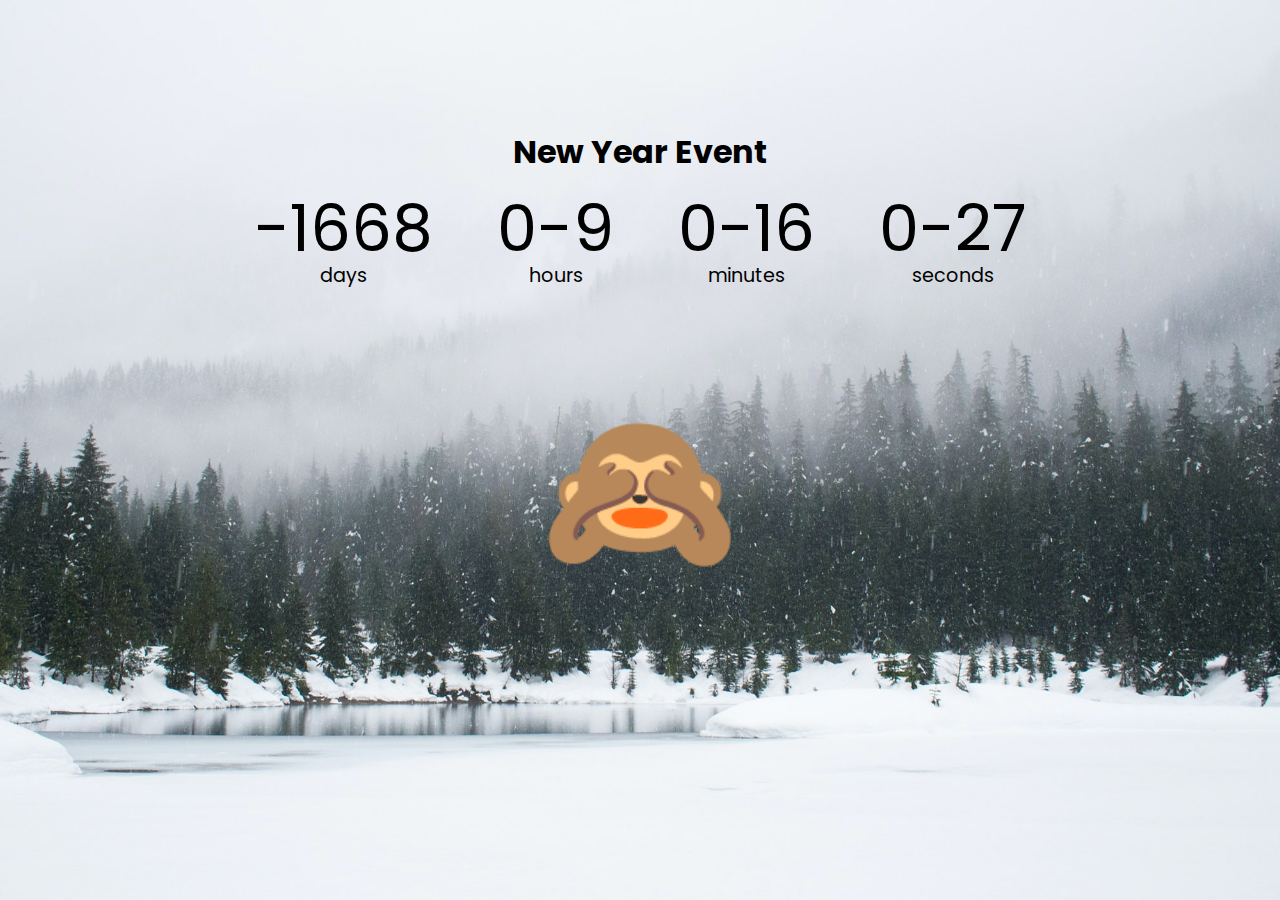
<file: countdow/index.html>
<!DOCTYPE html>
<html lang="en">
    <head>
        <meta charset="UTF-8">
        <meta name = "viewport" content="width=device-width, initial-scale=1.0"> 
        <title>countDown</title>
        <link rel="stylesheet" href="style.css">
    </head>
    <body>
        
        <h1>New Year Event</h1>

        <div class="ctd-container">
            <div class="el days-c">
                <p class="big-text" id="dayss">0</p>
                <span>days</span>
            </div>
        
        
            <div class="el hours-c">
                <p class="big-text" id="hourss">0</p>
                <span>hours</span>
            </div>
        
        
            <div class="el minutes-c">
                <p class="big-text" id="minutess">0</p>
                <span>minutes</span>
            </div>
        
        
            <div class="el seconds-c">
                <p class="big-text" id="secondss">0</p>
                <span>seconds</span>
            </div>
            
        
        </div>
<!-- Monkey emoji --> 

        <div class="bod">
            <div class="emoji closed active">🙈</div>
            <div class="emoji open">🙉 </div>
        </div>


        <script src="script.js" defer></script>
    </body>
</html>
</file>
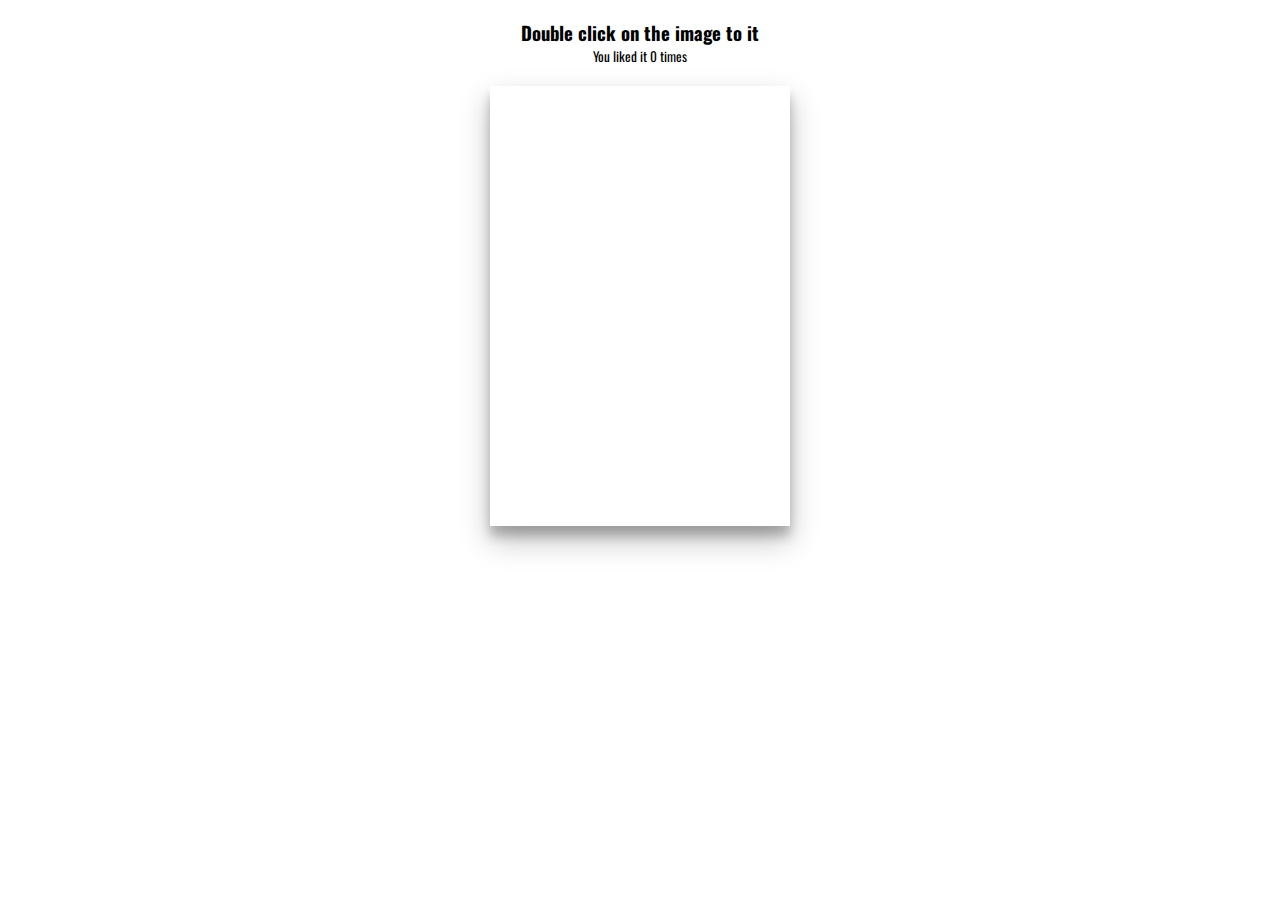
<file: double click/index.html>
<!DOCTYPE html>
<html lang="en">
  <head>
    <meta charset="UTF-8" />
    <meta name="viewport" content="width=device-width, initial-scale=1.0" />
    <link rel="stylesheet" href="https://cdnjs.cloudflare.com/ajax/libs/font-awesome/5.14.0/css/all.min.css" integrity="sha512-1PKOgIY59xJ8Co8+NE6FZ+LOAZKjy+KY8iq0G4B3CyeY6wYHN3yt9PW0XpSriVlkMXe40PTKnXrLnZ9+fkDaog==" crossorigin="anonymous" />
    <link rel="stylesheet" href="style.css" />
    <title>Double Click Heart</title>
  </head>
  <body>
    <h3>Double click on the image to <i class="fas fa-heart"></i> it</h3>
    <small>You liked it <span id="times">0</span> times</small>

    <div class="loveMe"></div>

    <script src="script.js"></script>
  </body>
</html>
</file>
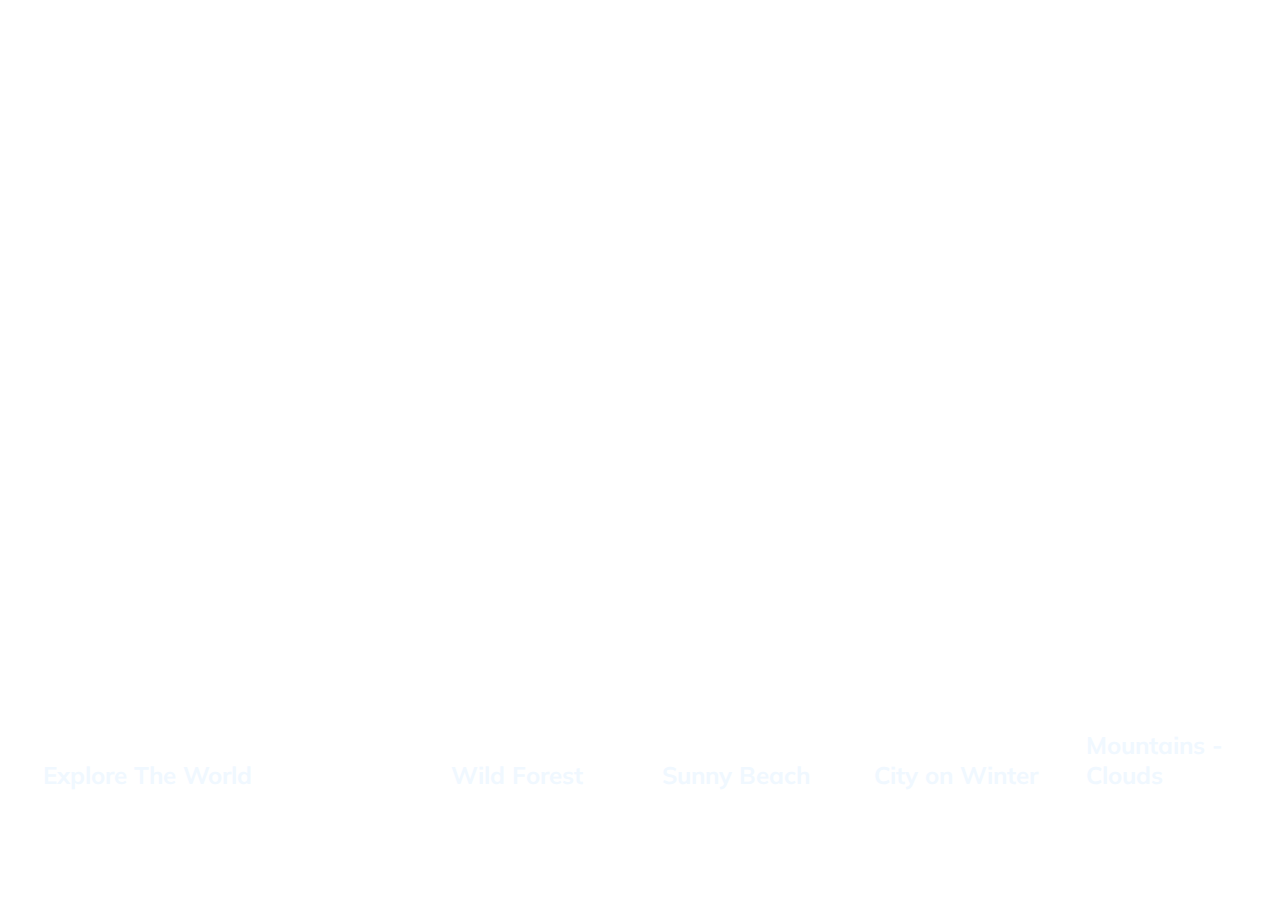
<file: Expanding-Card/index.html>
<!DOCTYPE html>
<html lang="en">
<head>
    <meta charset="UTF-8">
    <meta http-equiv="X-UA-Compatible" content="IE=edge">
    <meta name="viewport" content="width=device-width, initial-scale=1.0">
    <link rel="stylesheet" href="style.css">
    <title>Document</title>
</head>
<body>
    <div class="container">
        <div class="panel active" style="background-image: url('https://images.unsplash.com/photo-1558979158-65a1eaa08691?ixlib=rb-1.2.1&ixid=eyJhcHBfaWQiOjEyMDd9&auto=format&fit=crop&w=1350&q=80')">
            <h3>Explore The World</h3>
          </div>
          <div class="panel" style="background-image: url('https://images.unsplash.com/photo-1572276596237-5db2c3e16c5d?ixlib=rb-1.2.1&ixid=eyJhcHBfaWQiOjEyMDd9&auto=format&fit=crop&w=1350&q=80')">
            <h3>Wild Forest</h3>
          </div>
          <div class="panel" style="background-image: url('https://images.unsplash.com/photo-1507525428034-b723cf961d3e?ixlib=rb-1.2.1&ixid=eyJhcHBfaWQiOjEyMDd9&auto=format&fit=crop&w=1353&q=80')">
            <h3>Sunny Beach</h3>
          </div>
          <div class="panel" style="background-image: url('https://images.unsplash.com/photo-1551009175-8a68da93d5f9?ixlib=rb-1.2.1&ixid=eyJhcHBfaWQiOjEyMDd9&auto=format&fit=crop&w=1351&q=80')">
            <h3>City on Winter</h3>
          </div>
          <div class="panel" style="background-image: url('https://images.unsplash.com/photo-1549880338-65ddcdfd017b?ixlib=rb-1.2.1&ixid=eyJhcHBfaWQiOjEyMDd9&auto=format&fit=crop&w=1350&q=80')">
            <h3>Mountains - Clouds</h3>
          </div>

    </div>



    <script src="script.js"></script>
</body>
</html>
</file>
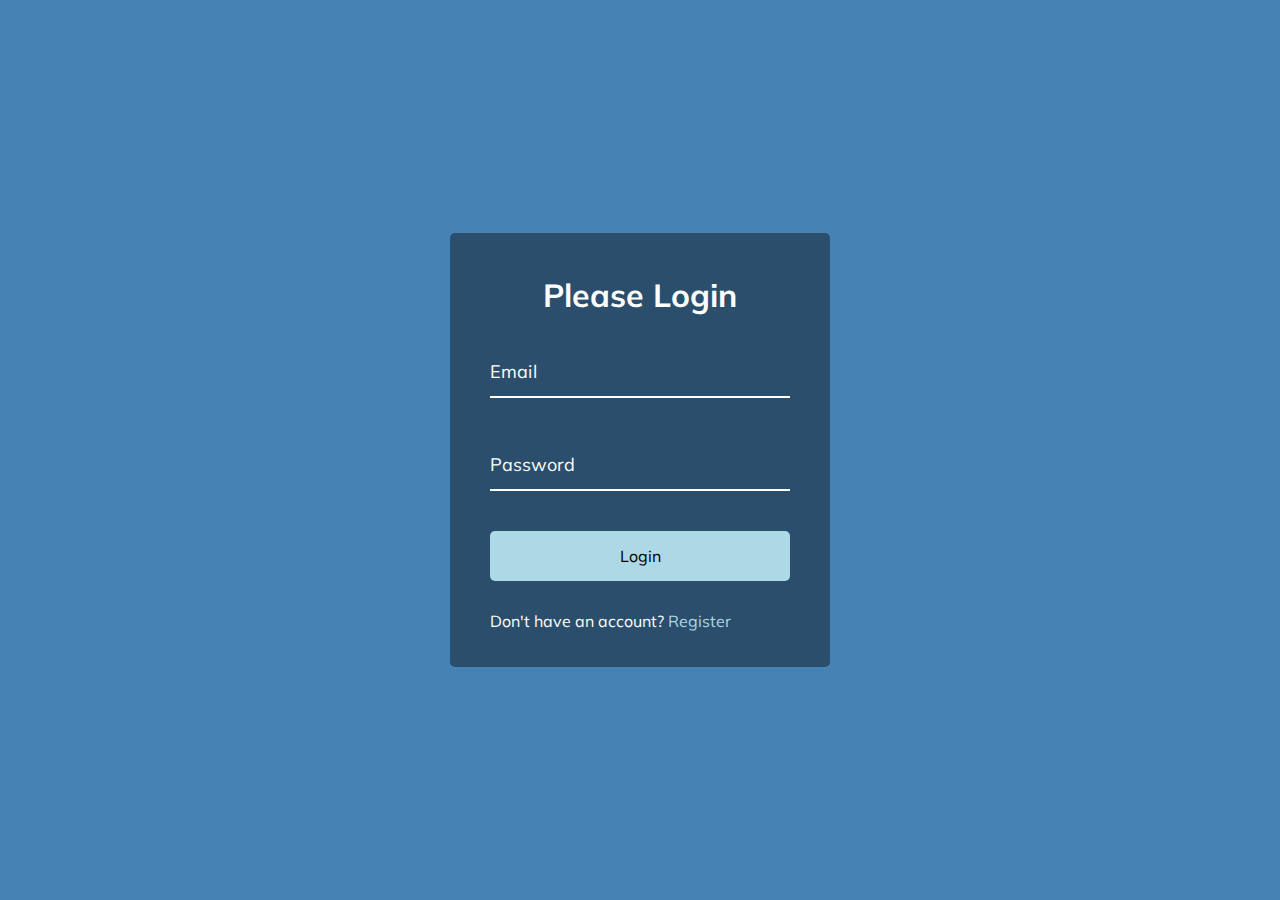
<file: Form/index.html>
<!DOCTYPE html>
<html lang="en">
<head>
    <meta charset="UTF-8">
    <meta http-equiv="X-UA-Compatible" content="IE=edge">
    <meta name="viewport" content="width=device-width, initial-scale=1.0">
    <link rel="stylesheet" href="style.css" />
    <title>Form</title>
</head>
<body>
    <div class="container">
        <h1>Please Login</h1>
        <form>
          <div class="form-control">
            <input type="text" required>
            <label>Email</label>
            <label>
             
          </div>
  
          <div class="form-control">
            <input type="password" required>
            <label>Password</label>
          </div>
  
          <button class="btn">Login</button>
  
          <p class="text">Don't have an account? <a href="#">Register</a> </p>
        </form>
      </div>

    <script src="script.js"></script>
</body>
</html>
</file>
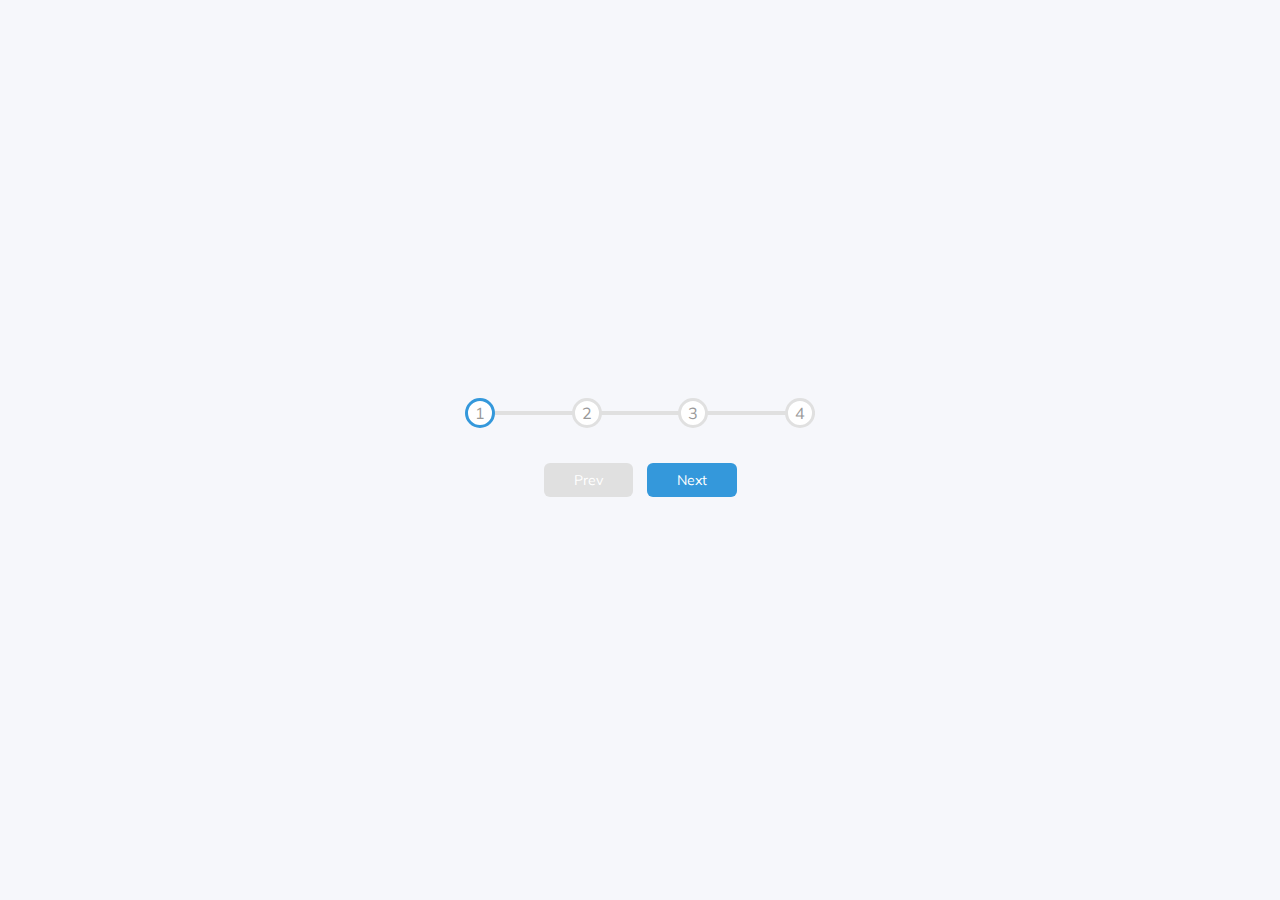
<file: Progress-steps/index.html>
<!DOCTYPE html>
<html lang="en">
<head>
    <meta charset="UTF-8">
    <meta http-equiv="X-UA-Compatible" content="IE=edge">
    <meta name="viewport" content="width=device-width, initial-scale=1.0">
    <link rel="stylesheet" href="style.css">
    <title>Progress-Steps</title>
</head>
<body>
    <div class="container">
        <div class="progress-container">
            <div class="progress" id="progress"></div> <!-- for the lines --> 
            <div class="circle active">1</div>
            <div class="circle">2</div>
            <div class="circle">3</div>
            <div class="circle">4</div>
        </div>
        <button class="btn" id="prev" disabled>Prev</button>
        <button class="btn" id="next">Next</button>

    </div>


    <script src="script.js"></script>
</body>
</html>
</file>
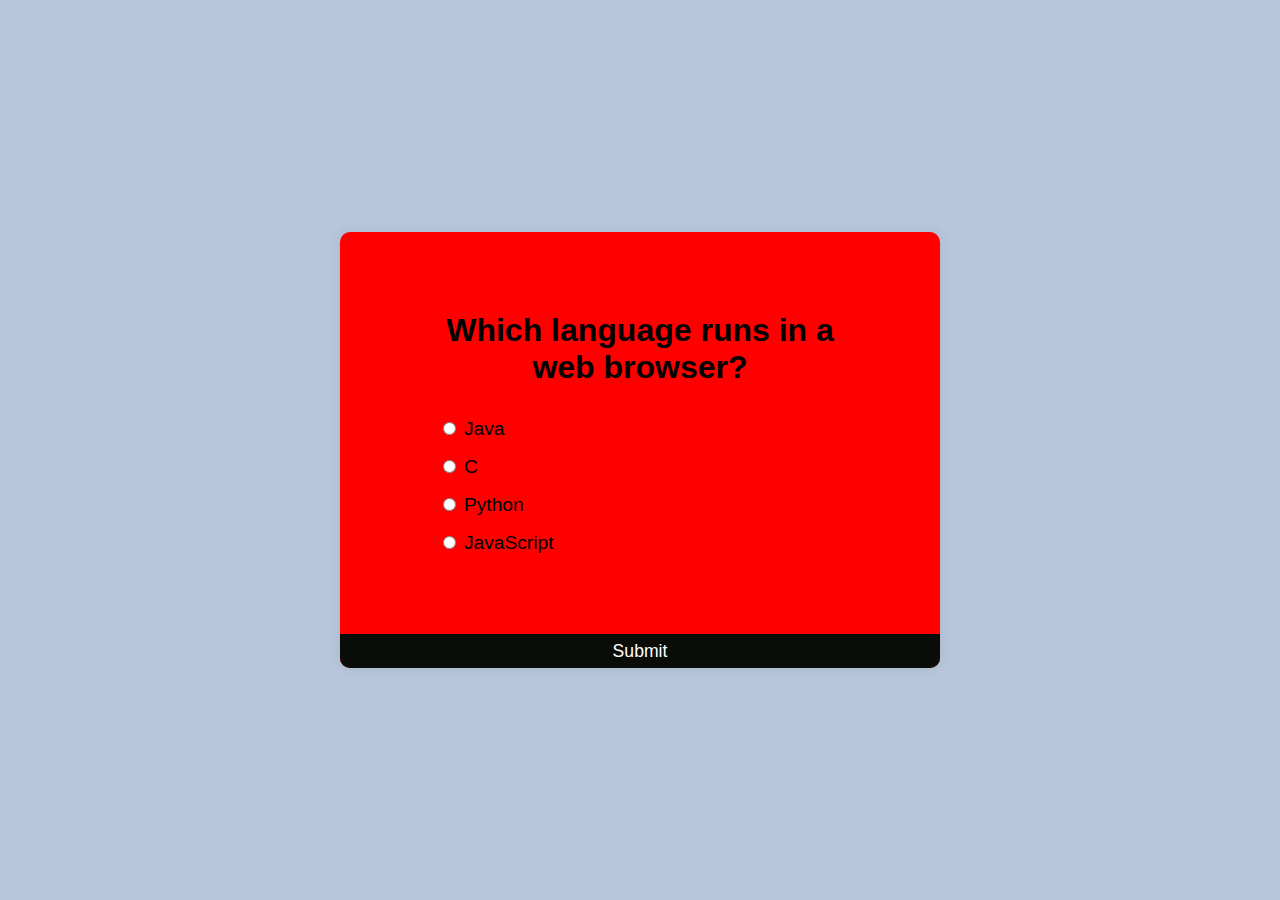
<file: Quiz-App/index.html>
<!DOCTYPE html>
<html lang="en">
<head>
    <meta charset="UTF-8">
    <meta http-equiv="X-UA-Compatible" content="IE=edge">
    <meta name="viewport" content="width=device-width, initial-scale=1.0">
    <link rel="stylesheet" href="style.css">
    <title>Document</title>
</head>
<body>
    <div class="container" id="quiz">
        <div class="quiz-header">
          <h1 id="question">Question text</h1>
            <ul>
                <li>
                    <input type="radio" name="answer" id="a" class="answer">
                    <label for="a" id="a_quest">Question</label>
                  </li>
        
                  <li>
                    <input type="radio" name="answer" id="b" class="answer">
                    <label for="b" id="b_quest">Question</label>
                  </li>
        
                  <li>
                    <input type="radio" name="answer" id="c" class="answer">
                    <label for="c" id="c_quest">Question</label>
                  </li>
        
                  <li>
                    <input type="radio" name="answer" id="d" class="answer">
                    <label for="d" id="d_quest">Question</label>
                  </li>
            </ul>
        </div>
        <button id="submit">Submit</button>

    </div>
    <script src="script.js"></script>

</body>
</html>
</file>
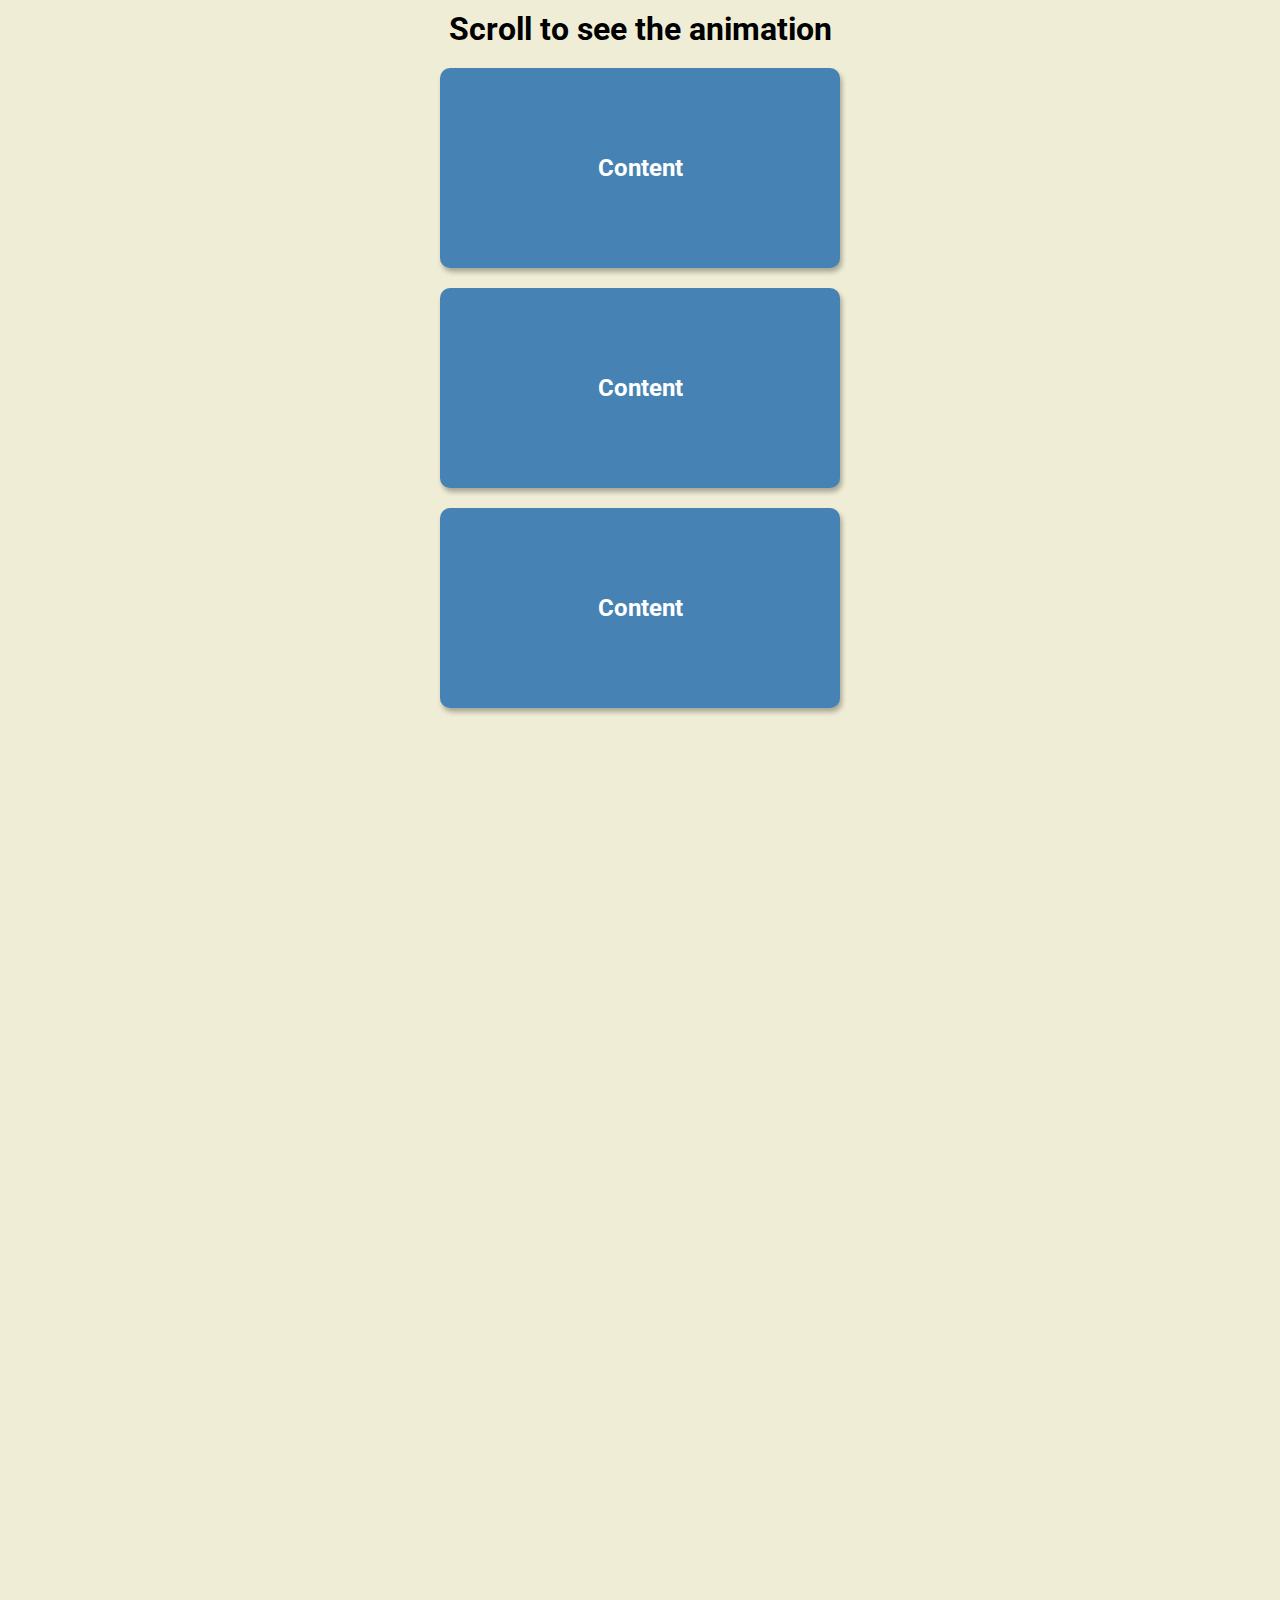
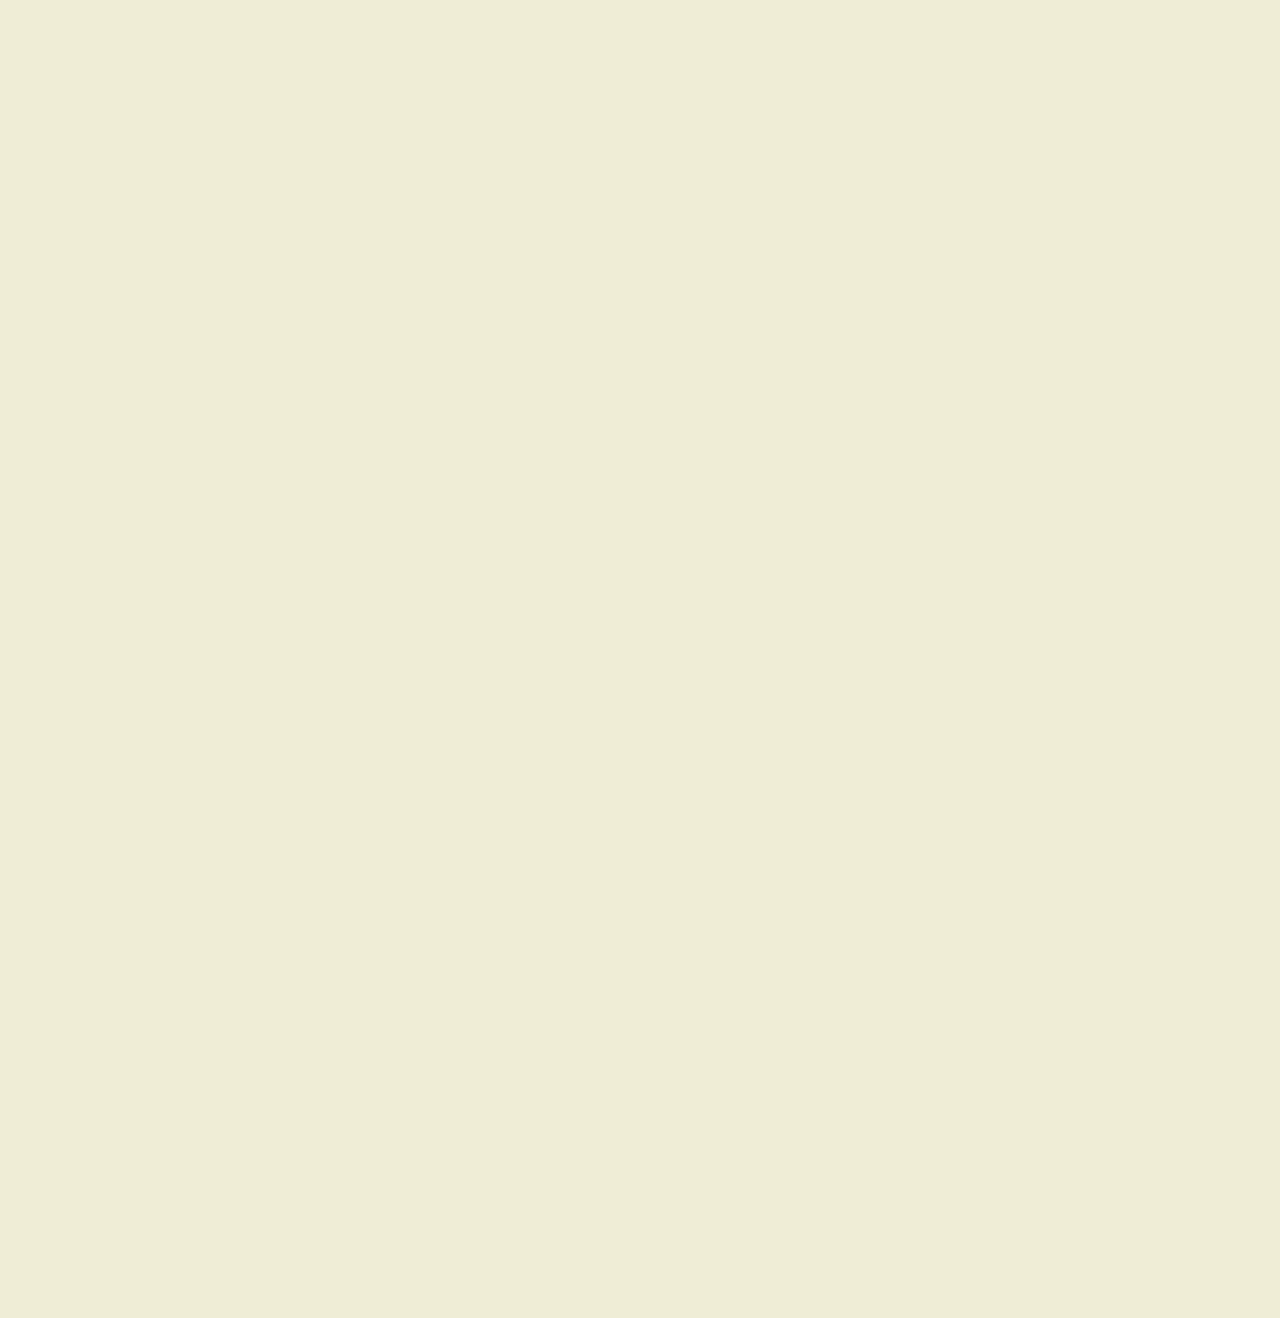
<file: Scroll Animation/index.html>
<!DOCTYPE html>
<html lang="en">
<head>
    <meta charset="UTF-8">
    <meta http-equiv="X-UA-Compatible" content="IE=edge">
    <meta name="viewport" content="width=device-width, initial-scale=1.0">
    <link rel="stylesheet" href="style.css" />
    <title>Scroll Animation</title>
</head>
<body>
    <h1>Scroll to see the animation</h1>
    <div class="box"><h2>Content</h2></div>
    <div class="box"><h2>Content</h2></div>
    <div class="box"><h2>Content</h2></div>
    <div class="box"><h2>Content</h2></div>
    <div class="box"><h2>Content</h2></div>
    <div class="box"><h2>Content</h2></div>
    <div class="box"><h2>Content</h2></div>
    <div class="box"><h2>Content</h2></div>
    <div class="box"><h2>Content</h2></div>
    <div class="box"><h2>Content</h2></div>
    <div class="box"><h2>Content</h2></div>
    <div class="box"><h2>Content</h2></div>
    <div class="box"><h2>Content</h2></div>

    <script src="script.js"></script>
</body>
</html>
</file>
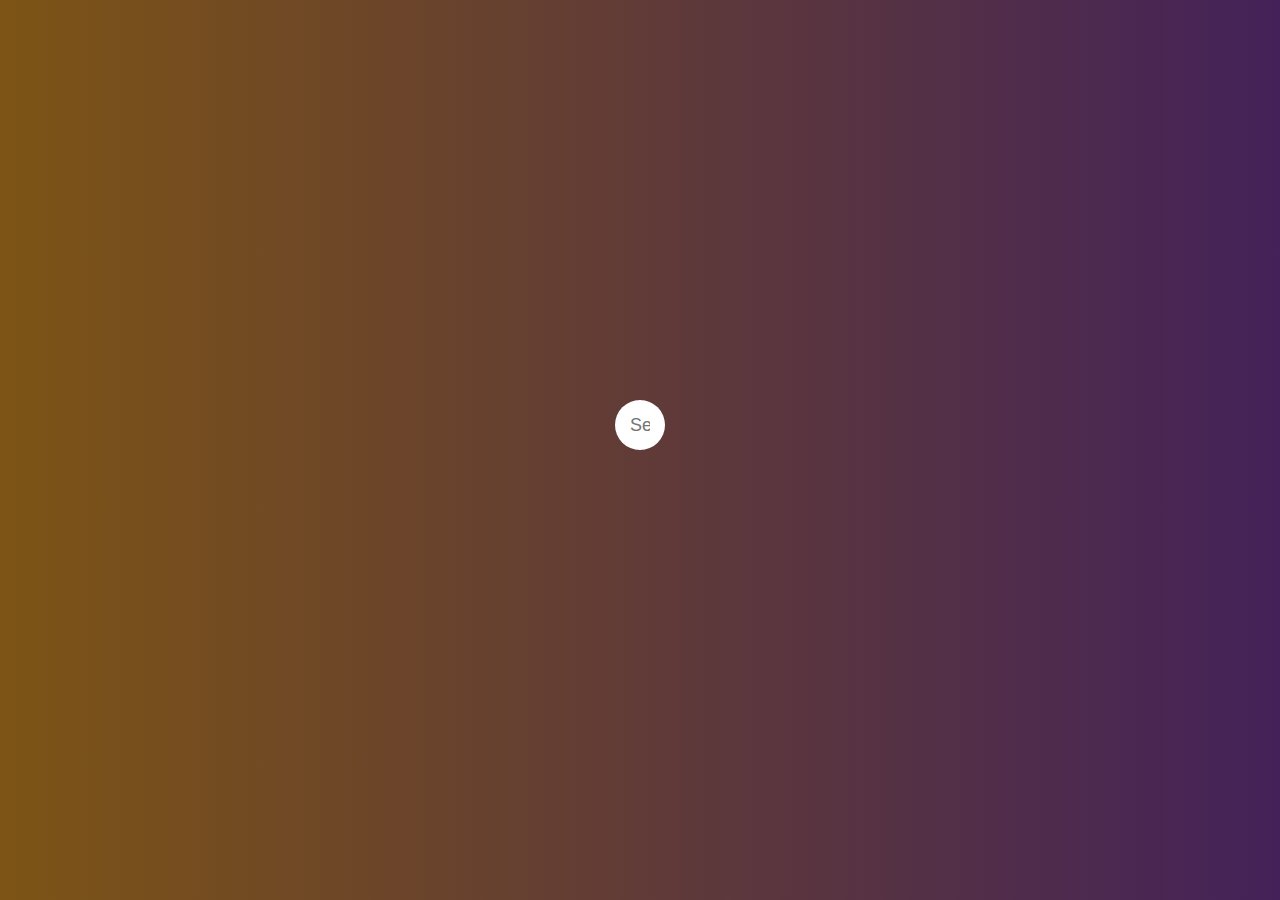
<file: Search Form/index.html>
<!DOCTYPE html>
<html lang="en">
<head>
    <meta charset="UTF-8">
    <meta http-equiv="X-UA-Compatible" content="IE=edge">
    <meta name="viewport" content="width=device-width, initial-scale=1.0">
    <link rel="stylesheet" href="https://cdnjs.cloudflare.com/ajax/libs/font-awesome/5.14.0/css/all.min.css" integrity="sha512-1PKOgIY59xJ8Co8+NE6FZ+LOAZKjy+KY8iq0G4B3CyeY6wYHN3yt9PW0XpSriVlkMXe40PTKnXrLnZ9+fkDaog==" crossorigin="anonymous" />
    <link rel="stylesheet" href="style.css">
    <title>Hidden-Search</title>
</head>
<body>
    <div class="search">
        <input type="text" class="input" placeholder="Search..."></input>
        <button class="btn">
            <i class="fas fa-search"></i>
        </button>
    </div>
    <script src="script.js"></script>
</body>
</html>
</file>
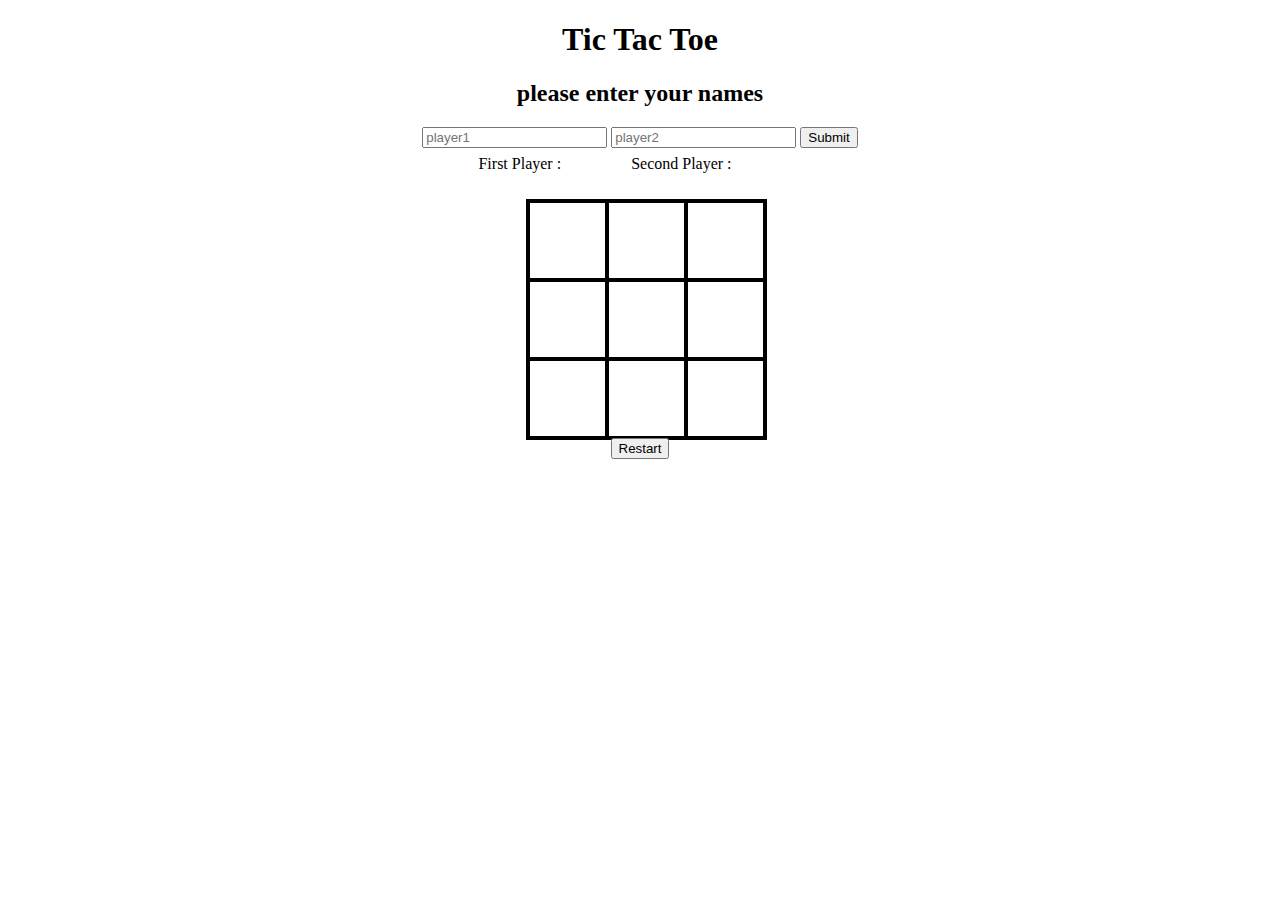
<file: tictactoe/index.html>
<!DOCTYPE html>
<html lang="en">
<head>
    <meta charset="UTF-8">
    <meta http-equiv="X-UA-Compatible" content="IE=edge">
    <meta name="viewport" content="width=device-width, initial-scale=1.0">
    <title>Document</title>
    <link rel="stylesheet" href="index.css">
</head>
<body>
    <div id="gameContainer">
        <h1>Tic Tac Toe</h1>
        <div class="input">
            <h2 id="stat"></h2>
            <input id="player_1" placeholder="player1"   type="text" />
            <input id="player_2" placeholder="player2"   type="text" />
            <input type="submit" onclick="diplay()">
            <div class="names">
                <label>First Player :  </label>
                <p class="nam" id="name1"></p>
                <label>Second Player : </label>
                <p class="nam" id="name2"></p>
            </div>
            <h1 id="playerName"></h1>
        </div>
        <div id="cellContainer">
            <div index="0" class="cell"></div>
            <div index="1" class="cell"></div>
            <div index="2" class="cell"></div>
            <div index="3" class="cell"></div>
            <div index="4" class="cell"></div>
            <div index="5" class="cell"></div>
            <div index="6" class="cell"></div>
            <div index="7" class="cell"></div>
            <div index="8" class="cell"></div>
        </div>
        <button id="restartBtn" onclick="restartt()">Restart</button>
    </div>
    <script src="index.js"></script>
</body>
</html>
</file>
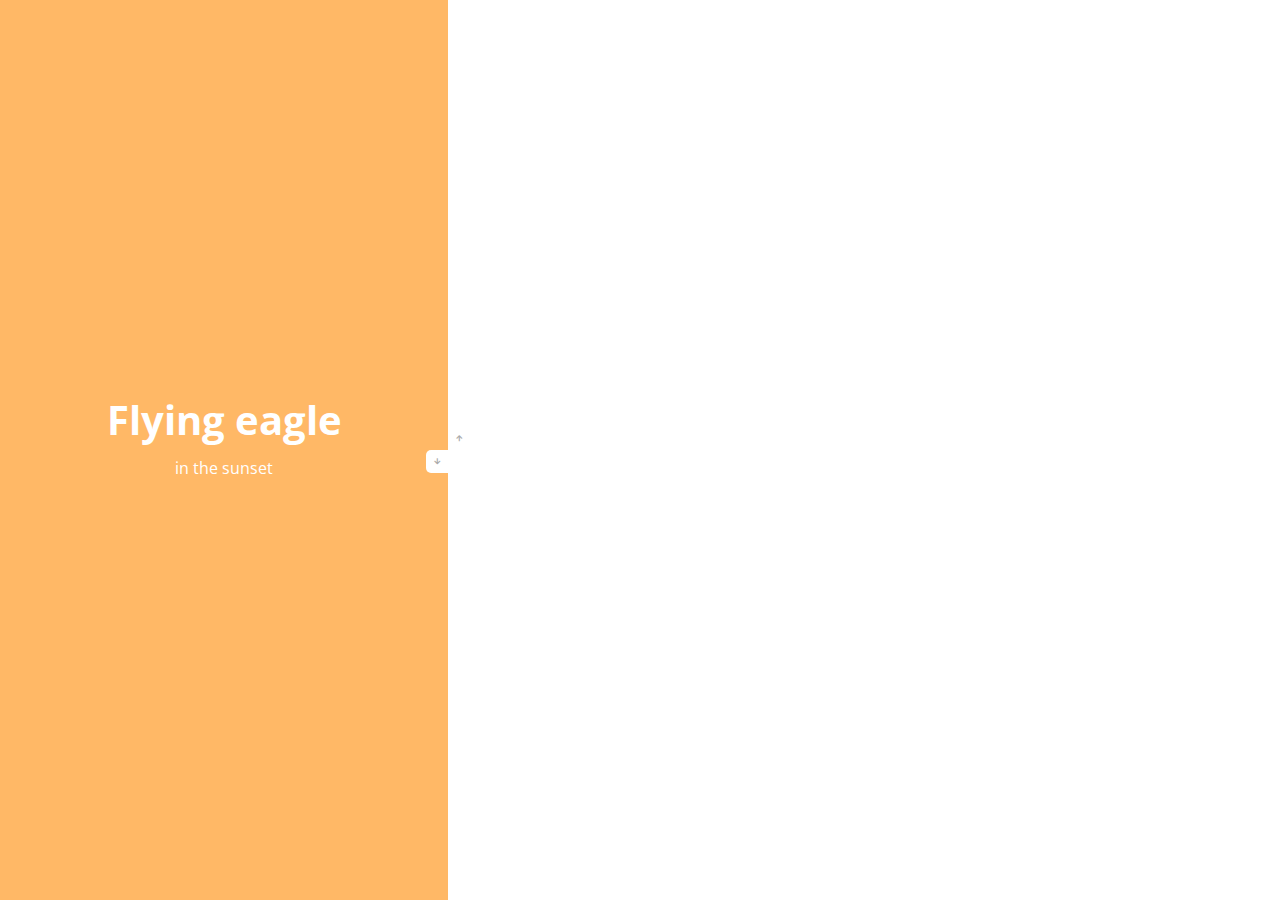
<file: VerticalSlider/index.html>
<!DOCTYPE html>
<html lang="en">
  <head>
    <meta charset="UTF-8" />
    <meta name="viewport" content="width=device-width, initial-scale=1.0" />
    <link rel="stylesheet" href="https://cdnjs.cloudflare.com/ajax/libs/font-awesome/5.15.1/css/all.min.css" />
    <link rel="stylesheet" href="style.css" />
    <title>Vertical Slider</title>
  </head>
  <body>
    <div class="slider-container">
      <div class="left-slide">
        <div style="background-color: #FD3555">
          <h1>Nature flower</h1>
          <p>all in pink</p>
        </div>
        <div style="background-color: #2A86BA">
          <h1>Bluuue Sky</h1>
          <p>with it's mountains</p>
        </div>
        <div style="background-color: #252E33">
          <h1>Lonely castle</h1>
          <p>in the wilderness</p>
        </div>
        <div style="background-color: #FFB866">
          <h1>Flying eagle</h1>
          <p>in the sunset</p>
        </div>
      </div>
      <div class="right-slide">
        <div style="background-image: url('https://images.unsplash.com/photo-1508768787810-6adc1f613514?ixlib=rb-0.3.5&ixid=eyJhcHBfaWQiOjEyMDd9&s=e27f6661df21ed17ab5355b28af8df4e&auto=format&fit=crop&w=1350&q=80')"></div>
        <div style="background-image: url('https://images.unsplash.com/photo-1519981593452-666cf05569a9?ixlib=rb-0.3.5&ixid=eyJhcHBfaWQiOjEyMDd9&s=90ed8055f06493290dad8da9584a13f7&auto=format&fit=crop&w=715&q=80')"></div>
        <div style="background-image: url('https://images.unsplash.com/photo-1486899430790-61dbf6f6d98b?ixlib=rb-0.3.5&ixid=eyJhcHBfaWQiOjEyMDd9&s=8ecdee5d1b3ed78ff16053b0227874a2&auto=format&fit=crop&w=1002&q=80')"></div>
        <div style="background-image: url('https://images.unsplash.com/photo-1510942201312-84e7962f6dbb?ixlib=rb-0.3.5&ixid=eyJhcHBfaWQiOjEyMDd9&s=da4ca7a78004349f1b63f257e50e4360&auto=format&fit=crop&w=1050&q=80')"></div>
      </div>
      <div class="action-buttons">
        <button class="down-button">
          <i class="fas fa-arrow-down"></i>
        </button>
        <button class="up-button">
          <i class="fas fa-arrow-up"></i>
        </button>
      </div>
    </div>

    <script src="script.js"></script>
  </body>
</html>
</file>
<file: countdow/style.css>
@import url("https://fonts.googleapis.com/css2?family=Poppins:wght@200;400;600&display=swap");

* {
  box-sizing: border-box;
}

body {
  background-image: url("555.jpg");
  background-size: cover;
  background-position: center center;

  display: flex;
  flex-direction: column;
  align-items: center;

  min-height: 100vh;
  font-family: "Poppins", sans-serif;
  margin: 0;
}

h1 {
  font-weight: 4rem;
  margin-top: 8rem;
}
.ctd-container {
  display: flex;
  flex-wrap: wrap;
  justify-content: center;
}
.big-text {
  font-size: 4rem;
  line-height: 1;
  margin: 0 2rem;
}
.el {
  text-align: center;
}

.el span {
  font-size: 1.2rem;
}

/* Monkey face */

.emoji {
  font-size: 10rem;
  cursor: pointer;
  user-select: none;
  margin-top: 5rem;
}
/* hna bach kan khaliw ghir wa7da li tban lina  */
.closed {
  display: none;
}
.open {
  display: none;
}
/**************************/
.active {
  display: block;
}
</file>
<file: double click/style.css>
@import url('https://fonts.googleapis.com/css?family=Oswald');

* {
  box-sizing: border-box;
}

body {
  font-family: 'Oswald', sans-serif;
  text-align: center;
  overflow: hidden;
  margin: 0;
}

h3 {
  margin-bottom: 0;
  text-align: center;
}

small {
  display: block;
  margin-bottom: 20px;
  text-align: center;
}

.fa-heart {
  color: red;
}

.loveMe {
  height: 440px;
  width: 300px;
  background: url('https://images.unsplash.com/photo-1504215680853-026ed2a45def?ixlib=rb-1.2.1&ixid=eyJhcHBfaWQiOjEyMDd9&auto=format&fit=crop&w=334&q=80')
    no-repeat center center/cover;
  margin: auto;
  cursor: pointer;
  max-width: 100%;
  position: relative;
  box-shadow: 0 14px 28px rgba(0, 0, 0, 0.25), 0 10px 10px rgba(0, 0, 0, 0.22);
  overflow: hidden;
}

.loveMe .fa-heart {
  position: absolute;
  animation: grow 0.6s linear;
  transform: translate(-50%, -50%) scale(0);
}

@keyframes grow {
  to {
    transform: translate(-50%, -50%) scale(10);
    opacity: 0;
  }
}
</file>
<file: Expanding-Card/style.css>
@import url("https://fonts.googleapis.com/css?family=Muli&display=swap");

* {
  box-sizing: border-box;
}

body {
  font-family: "Muli", sans-serif;
  display: flex;
  align-items: center;
  justify-content: center;
  height: 100vh;
  margin: 0;
}

.container {
  display: flex;
  width: 98vw;
}

.panel {
  background-size: cover;
  background-position: center;
  background-repeat: no-repeat;
  height: 80vh;
  border-radius: 25px;
  color: aliceblue;
  cursor: pointer;
  flex: 0.5; /* sets how a flex item will grow or shrink to fit the space available in its flex container. */
  margin: 10px;
  position: relative; /* w*/
  transition: flex 0.8s ease-in;
}

.panel h3 {
  font-size: 24px;
  position: absolute;
  bottom: 20px;
  left: 20px;
  margin: 0;
}

.panel.active {
  flex: 5px;
}

.panel.active h3 {
  opacity: 1;
  transition: opacity 0.3s ease-in 0.4s;
}

@media (max-width: 480px) {
  .container {
    width: 100vw;
  }
  .panel:nth-of-type(4),
  .panel:nth-of-type(5) {
    display: none;
  }
}
</file>
<file: Form/style.css>
@import url("https://fonts.googleapis.com/css?family=Muli&display=swap");

* {
  box-sizing: border-box;
}

body {
  background-color: steelblue;
  color: #fff;
  font-family: "Muli", sans-serif;
  display: flex;
  flex-direction: column;
  align-items: center;
  justify-content: center;
  height: 100vh;
  overflow: hidden;
  margin: 0;
}

.container {
  background-color: rgba(0, 0, 0, 0.4);
  padding: 20px 40px;
  border-radius: 5px;
}

.container h1 {
  text-align: center;
  margin-bottom: 30px;
}

.container a {
  text-decoration: none;
  color: lightblue;
}

.btn {
  cursor: pointer;
  display: inline-block;
  width: 100%;
  background: lightblue;
  padding: 15px;
  font-family: inherit;
  font-size: 16px;
  border: 0;
  border-radius: 5px;
}

.btn:focus {
  outline: 0;
}

.btn:active {
  transform: scale(0.98);
}

.text {
  margin-top: 30px;
}

.form-control {
  position: relative;
  margin: 20px 0 40px;
  width: 300px;
}

.form-control input {
  background-color: transparent;
  border: 0;
  border-bottom: 2px #fff solid;
  display: block;
  width: 100%;
  padding: 15px 0;
  font-size: 18px;
  color: #fff;
}

.form-control input:focus,
.form-control input:valid {
  outline: 0;
  border-bottom-color: lightblue;
}

.form-control label {
  position: absolute;
  top: 15px;
  left: 0;
  pointer-events: none;
}

.form-control label span {
  display: inline-block;
  font-size: 18px;
  min-width: 5px;
  transition: 0.3s cubic-bezier(0.68, -0.55, 0.265, 1.55);
}

.form-control input:focus + label span,
.form-control input:valid + label span {
  color: lightblue;
  transform: translateY(-30px);
}
</file>
<file: Progress-steps/style.css>
@import url("https://fonts.googleapis.com/css?family=Muli&display=swap");

:root {
  --line-border-fill: #3498db;
  --line-border-empty: #e0e0e0;
}

* {
  box-sizing: border-box;
}

body {
  background-color: #f6f7fb;
  font-family: "Muli", sans-serif;
  display: flex;
  align-items: center;
  justify-content: center;
  height: 100vh;
  overflow: hidden;
  margin: 0;
}

.container {
  text-align: center;
}

.progress-container {
  display: flex;
  justify-content: space-between;
  position: relative;
  margin-bottom: 30px;
  max-width: 100%;
  width: 350px;
}

.progress-container::before {
  content: "";
  background-color: var(--line-border-empty);
  position: absolute;
  top: 50%;
  left: 0;
  transform: translateY(-50%);
  height: 4px;
  width: 100%;
  z-index: -1;
}

.progress {
  background-color: var(--line-border-fill);
  position: absolute;
  top: 50%;
  left: 0;
  transform: translateY(-50%);
  height: 4px;
  width: 0%;
  z-index: -1;
  transition: 0.4s ease;
}

.circle {
  background-color: #fff;
  color: #999;
  border-radius: 50%;
  height: 30px;
  width: 30px;
  display: flex;
  align-items: center;
  justify-content: center;
  border: 3px solid var(--line-border-empty);
  transition: 0.4s ease;
}

.circle.active {
  border-color: var(--line-border-fill);
}

.btn {
  background-color: var(--line-border-fill);
  color: #fff;
  border: 0;
  border-radius: 6px;
  cursor: pointer;
  font-family: inherit;
  padding: 8px 30px;
  margin: 5px;
  font-size: 14px;
}

.btn:active {
  transform: scale(0.98);
}

.btn:focus {
  outline: 0;
}

.btn:disabled {
  background-color: var(--line-border-empty);
  cursor: not-allowed;
}
</file>
<file: Quiz-App/style.css>
*{
    box-sizing: border-box;
}

body{
    background-color: #b8c6db;

    font-family: 'ROBOTO', sans-serif;
    display: flex;
    flex-direction: column;
    align-items: center;
    justify-content: center;
    height: 100vh;
    overflow: hidden;
    margin: 0;
}

#quiz{
    background-color: red;
    border-radius: 10px;
    width: 600px;
    box-shadow: 0 0 10px 2px rgb(100, 100, 100, 0.1);
    overflow: hidden;

}

.quiz-header{
    padding: 4rem;
}
h1{
    padding: 1rem;
    text-align: center;
    margin :0;
}
ul{
    list-style-type: none;
    padding: 0;
}

ul li{
    font-size: 1.2rem;
    margin: 1rem 2.1rem;   /*  1rem : top and bottom  0 : ( laft and right )*/
}
ul li label {
    cursor: pointer;
}
button {
    color: white;
    background-color: rgb(10, 12, 8);
    border: none;
    /* border-radius: 7px; */
    width: 100%;
    display: block;
    padding: 0.4rem;
    font-size: 1.1rem;

}
button:hover{
    background-color: rgb(207, 51, 51);
}
</file>
<file: Scroll Animation/style.css>
@import url("https://fonts.googleapis.com/css2?family=Roboto:wght@400;700&display=swap");

* {
  box-sizing: border-box;
}

body {
  background-color: #efedd6;
  font-family: "Roboto", sans-serif;
  display: flex;
  flex-direction: column;
  align-items: center;
  justify-content: center;
  margin: 0;
  overflow-x: hidden;
}

h1 {
  margin: 10px;
}
.box {
  background-color: steelblue;
  color: #fff;
  display: flex;
  align-items: center;
  justify-content: center;
  width: 400px;
  height: 200px;
  margin: 10px;
  border-radius: 10px;
  box-shadow: 2px 4px 5px rgba(0, 0, 0, 0.3);
  transform: translate(400%);
  transition: transform 0.4s ease;
}

.box:nth-of-type(even) {
  transform: translateX(-400%);
}

.box.show {
  transform: translateX(0);
}
</file>
<file: Search Form/style.css>
@import url("https://fonts.googleapis.com/css2?family=Roboto:wght@400;700&display=swap");
* {
  box-sizing: border-box;
}

body {
  background: linear-gradient(90deg, #7d5415, #442259);
  font-family: "Roboto", sans-serif;
  display: flex;
  flex-direction: column;
  align-items: center;
  justify-content: center;
  height: 100vh;
  overflow: hidden;
  margin: 0;
}

.search {
  position: relative;
  height: 100px;
}

.search .input {
  background-color: #fff;
  border: 0;
  border-radius: 50px;
  font-size: 18px;
  padding: 15px;
  height: 50px;
  width: 50px;
  transition: width 0.3s ease;
}

.btn {
  stroke: none;
  background-color: #fff;
  border: 0;
  border-radius: 50px;
  cursor: pointer;
  font-size: 24px;
  position: absolute;
  top: 8px;
  left: 8px;
  transition: transform 0.3s ease;
}

.btn:focus,
.input:focus {
  outline: none;
}

.search.active .input {
  width: 200px;
}

.search.active .btn {
  transform: translateX(198px);
}
</file>
<file: tictactoe/index.css>
#gameContainer{
    font-family: "Permanent Marker", cursive;
    text-align: center;
}
.cell {
    width: 75px;
    height: 75px;
    border: 2px solid;
    box-shadow: 0 0 0 2px;
    /* line-height: 100px; */
    font-size: 50px;
    cursor: pointer;
}

#cellContainer    {
    display: grid;
    grid-template-columns: repeat(3, auto);
    width: 225px;
    margin: auto;
}
.input {
    margin-bottom:  10px;
}

.names{
    display: flex;
    justify-content: center;
    align-items: center;
}
.nam{
    margin-right:60px;
    margin-left:10px;
}
</file>
<file: VerticalSlider/style.css>
@import url("https://fonts.googleapis.com/css?family=Open+Sans");

* {
  box-sizing: border-box;
  margin: 0;
  padding: 0;
}

body {
  font-family: "Open Sans", sans-serif;
  height: 100vh;
}

.slider-container {
  position: relative;
  overflow: hidden;
  width: 100vw;
  height: 100vh;
}

.left-slide {
  height: 100%;
  width: 35%;
  position: absolute;
  top: 0;
  left: 0;
  transition: transform 0.5s ease-in-out;
}

.left-slide > div {
  height: 100%;
  width: 100%;
  display: flex;
  flex-direction: column;
  align-items: center;
  justify-content: center;
  color: #fff;
}

.left-slide h1 {
  font-size: 40px;
  margin-bottom: 10px;
  margin-top: -30px;
}

.right-slide {
  height: 100%;
  position: absolute;
  top: 0;
  left: 35%;
  width: 65%;
  transition: transform 0.5s ease-in-out;
}

.right-slide > div {
  background-repeat: no-repeat;
  background-size: cover;
  background-position: center center;
  height: 100%;
  width: 100%;
}

button {
  background-color: #fff;
  border: none;
  color: #aaa;
  cursor: pointer;
  font-size: 7px;
  padding: 8px;
}

button:hover {
  color: #222;
}

button:focus {
  outline: none;
}

.slider-container .action-buttons button {
  position: absolute;
  left: 35%;
  top: 50%;
  z-index: 100;
}

.slider-container .action-buttons .down-button {
  transform: translateX(-100%);
  border-top-left-radius: 5px;
  border-bottom-left-radius: 5px;
}

.slider-container .action-buttons .up-button {
  transform: translateY(-100%);
  border-top-right-radius: 5px;
  border-bottom-right-radius: 5px;
}
</file>
